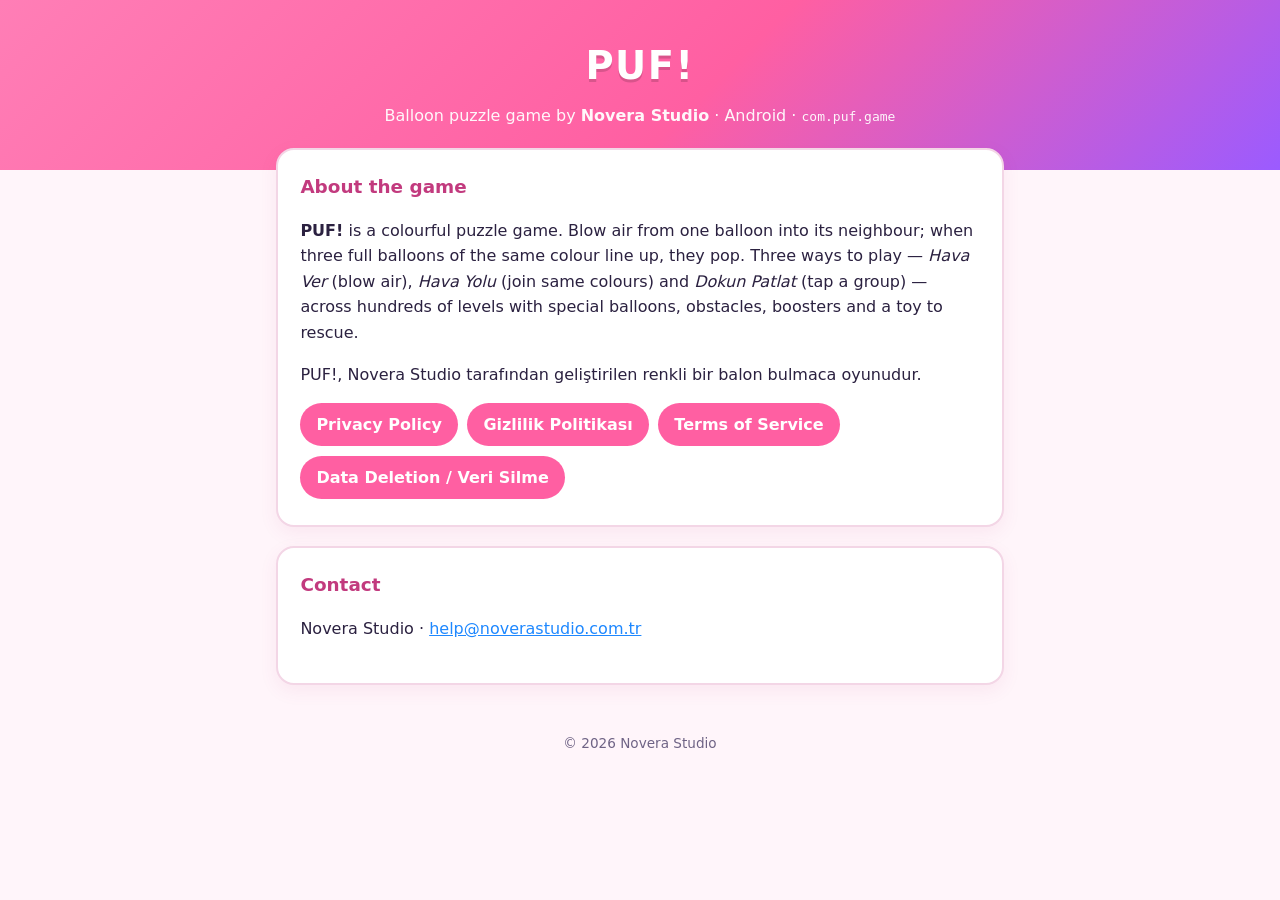
<file: index.html>
<!DOCTYPE html>
<html lang="en">
<head>
  <meta charset="utf-8" />
  <meta name="viewport" content="width=device-width, initial-scale=1" />
  <title>PUF! — Balloon Puzzle</title>
  <meta name="description" content="PUF! is a balloon puzzle game by Novera Studio for Android: blow air, pop balloons, rescue the toy." />
  <link rel="stylesheet" href="style.css" />
</head>
<body>
  <header>
    <h1>PUF!</h1>
    <p>Balloon puzzle game by <strong>Novera Studio</strong> · Android · <code>com.puf.game</code></p>
  </header>
  <main>
    <div class="card">
      <h2>About the game</h2>
      <p>
        <strong>PUF!</strong> is a colourful puzzle game. Blow air from one balloon into its neighbour; when three
        full balloons of the same colour line up, they pop. Three ways to play — <em>Hava Ver</em> (blow air),
        <em>Hava Yolu</em> (join same colours) and <em>Dokun Patlat</em> (tap a group) — across hundreds of levels
        with special balloons, obstacles, boosters and a toy to rescue.
      </p>
      <p>PUF!, Novera Studio tarafından geliştirilen renkli bir balon bulmaca oyunudur.</p>
      <div class="links">
        <a href="privacy.html">Privacy Policy</a>
        <a href="privacy-tr.html">Gizlilik Politikası</a>
        <a href="terms.html">Terms of Service</a>
        <a href="delete-data.html">Data Deletion / Veri Silme</a>
      </div>
    </div>
    <div class="card">
      <h2>Contact</h2>
      <p>Novera Studio · <a href="mailto:help@noverastudio.com.tr">help@noverastudio.com.tr</a></p>
    </div>
  </main>
  <footer>© 2026 Novera Studio</footer>
</body>
</html>
</file>
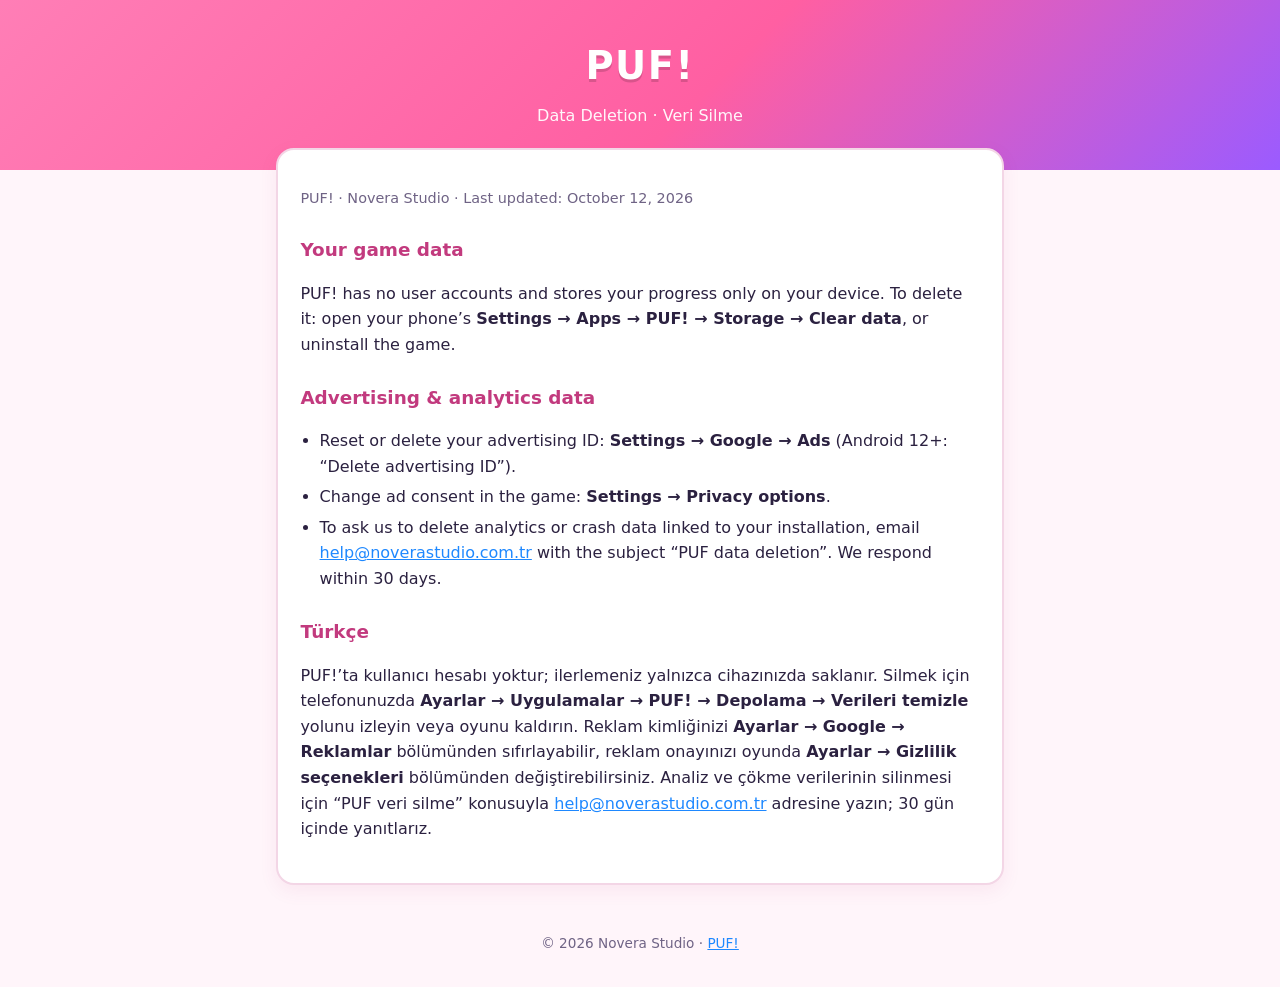
<file: delete-data.html>
<!DOCTYPE html>
<html lang="en">
<head>
  <meta charset="utf-8" />
  <meta name="viewport" content="width=device-width, initial-scale=1" />
  <title>Data Deletion — PUF!</title>
  <link rel="stylesheet" href="style.css" />
</head>
<body>
  <header>
    <h1>PUF!</h1>
    <p>Data Deletion · Veri Silme</p>
  </header>
  <main>
    <div class="card">
      <p class="meta">PUF! · Novera Studio · Last updated: October 12, 2026</p>
      <h2>Your game data</h2>
      <p>
        PUF! has no user accounts and stores your progress only on your device. To delete it:
        open your phone’s <strong>Settings → Apps → PUF! → Storage → Clear data</strong>, or uninstall the game.
      </p>
      <h2>Advertising &amp; analytics data</h2>
      <ul>
        <li>Reset or delete your advertising ID: <strong>Settings → Google → Ads</strong> (Android 12+: “Delete advertising ID”).</li>
        <li>Change ad consent in the game: <strong>Settings → Privacy options</strong>.</li>
        <li>To ask us to delete analytics or crash data linked to your installation, email
          <a href="mailto:help@noverastudio.com.tr?subject=PUF%20data%20deletion">help@noverastudio.com.tr</a>
          with the subject “PUF data deletion”. We respond within 30 days.</li>
      </ul>

      <h2>Türkçe</h2>
      <p>
        PUF!’ta kullanıcı hesabı yoktur; ilerlemeniz yalnızca cihazınızda saklanır. Silmek için telefonunuzda
        <strong>Ayarlar → Uygulamalar → PUF! → Depolama → Verileri temizle</strong> yolunu izleyin veya oyunu kaldırın.
        Reklam kimliğinizi <strong>Ayarlar → Google → Reklamlar</strong> bölümünden sıfırlayabilir, reklam onayınızı oyunda
        <strong>Ayarlar → Gizlilik seçenekleri</strong> bölümünden değiştirebilirsiniz. Analiz ve çökme verilerinin silinmesi
        için “PUF veri silme” konusuyla
        <a href="mailto:help@noverastudio.com.tr?subject=PUF%20veri%20silme">help@noverastudio.com.tr</a> adresine yazın;
        30 gün içinde yanıtlarız.
      </p>
    </div>
  </main>
  <footer>© 2026 Novera Studio · <a href="index.html">PUF!</a></footer>
</body>
</html>
</file>
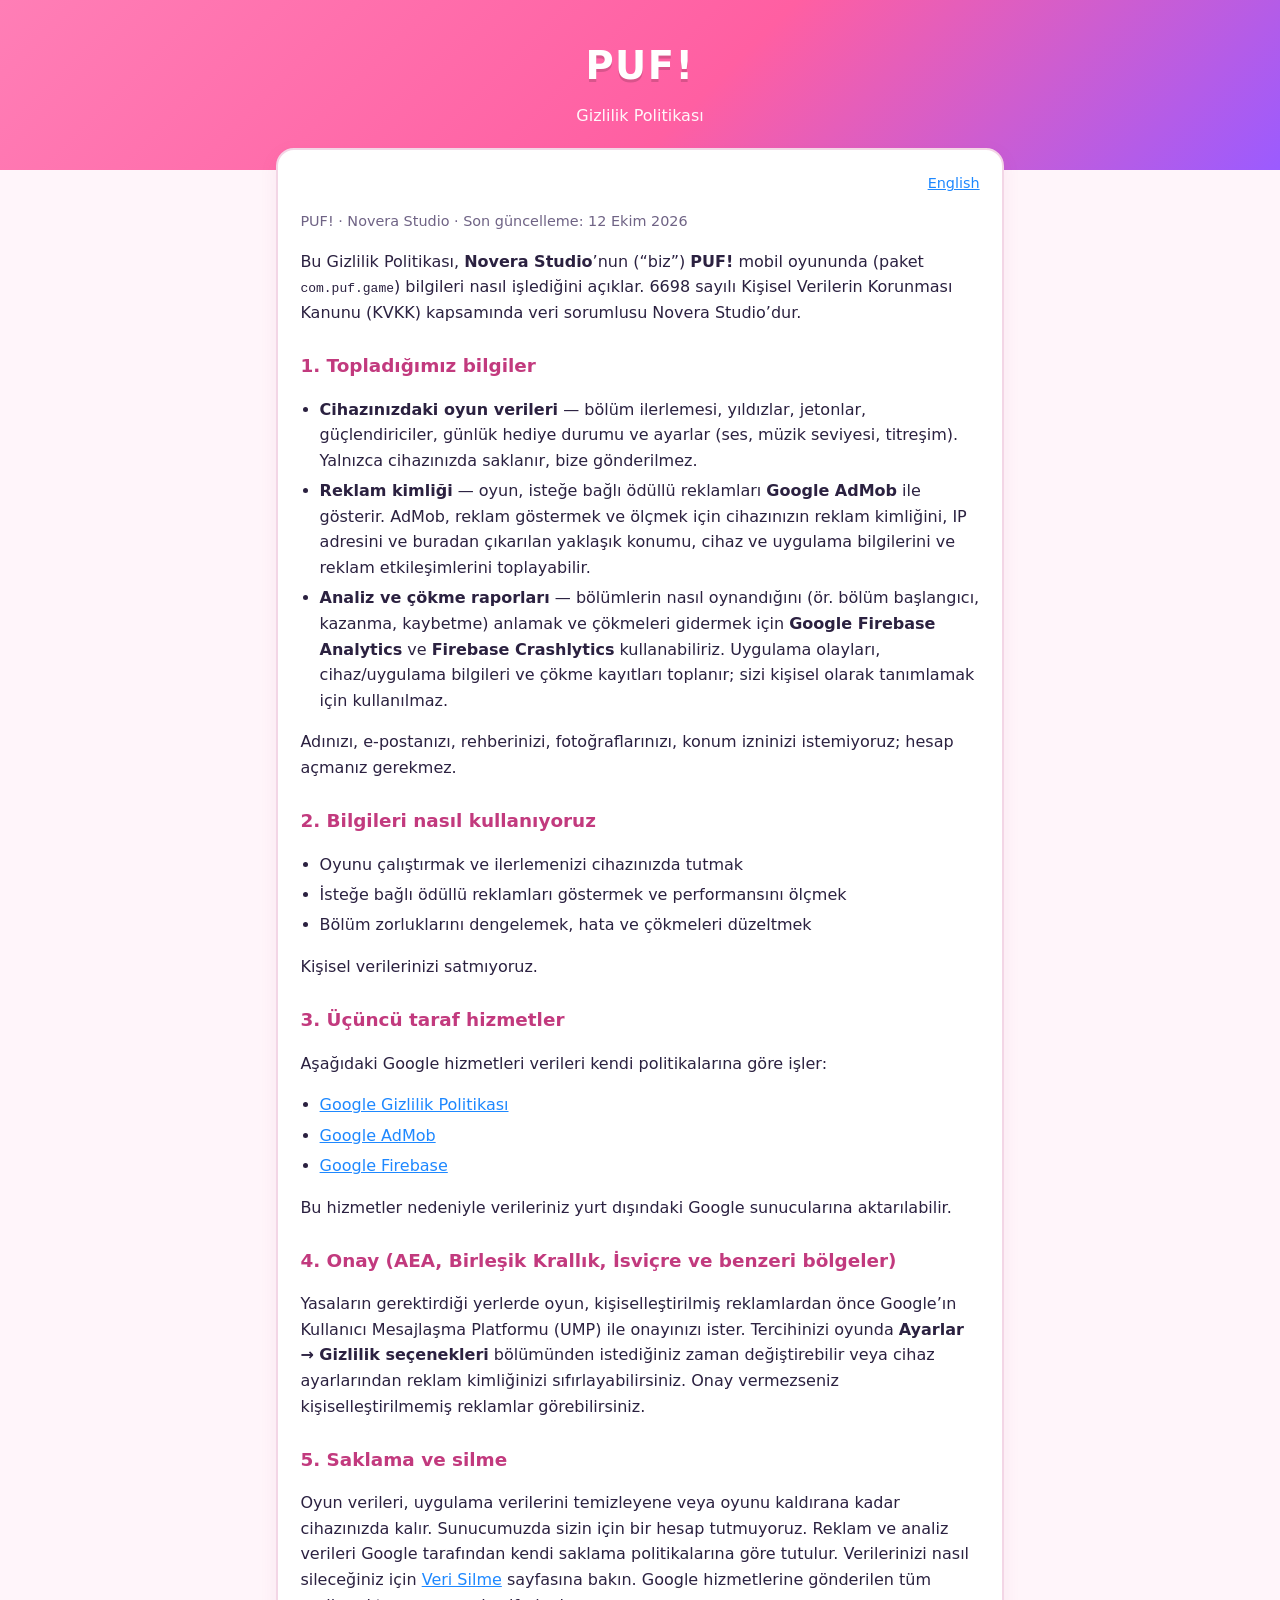
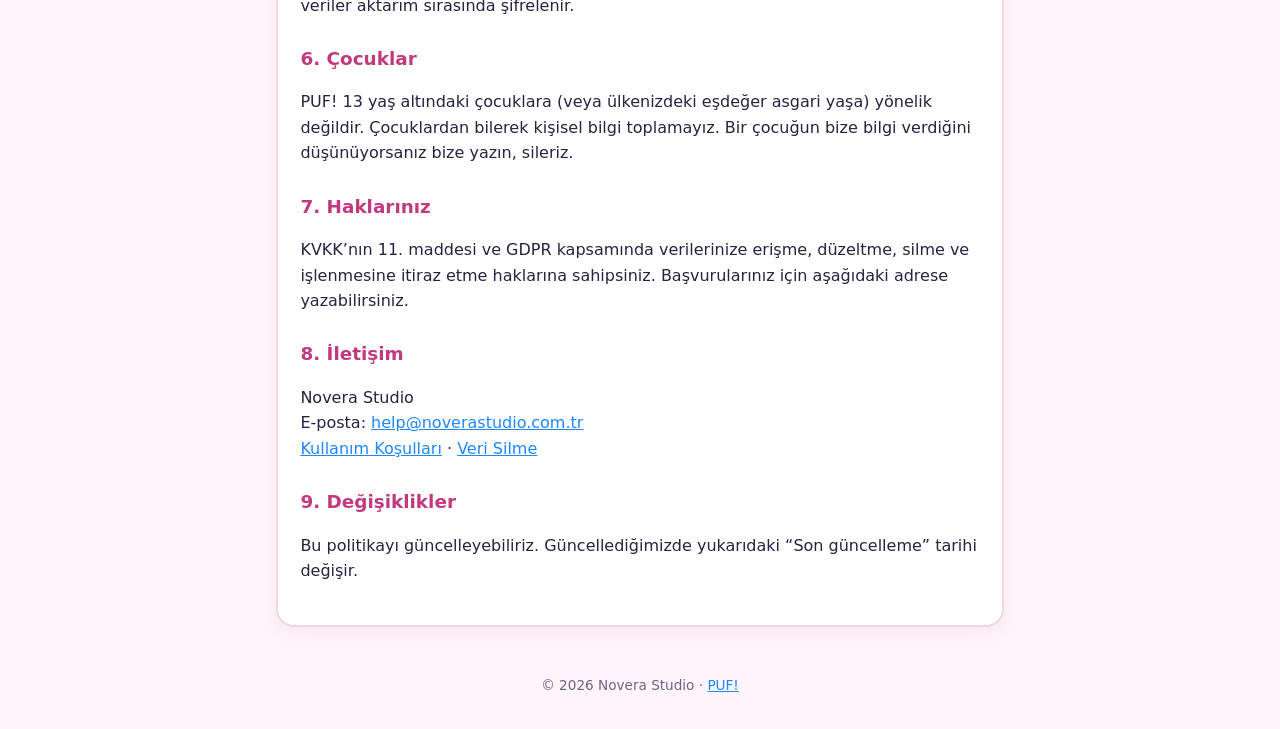
<file: privacy-tr.html>
<!DOCTYPE html>
<html lang="tr">
<head>
  <meta charset="utf-8" />
  <meta name="viewport" content="width=device-width, initial-scale=1" />
  <title>Gizlilik Politikası — PUF!</title>
  <link rel="stylesheet" href="style.css" />
</head>
<body>
  <header>
    <h1>PUF!</h1>
    <p>Gizlilik Politikası</p>
  </header>
  <main>
    <div class="card">
      <div class="lang"><a href="privacy.html">English</a></div>
      <p class="meta">PUF! · Novera Studio · Son güncelleme: 12 Ekim 2026</p>
      <p>
        Bu Gizlilik Politikası, <strong>Novera Studio</strong>’nun (“biz”) <strong>PUF!</strong> mobil oyununda
        (paket <code>com.puf.game</code>) bilgileri nasıl işlediğini açıklar. 6698 sayılı Kişisel Verilerin Korunması
        Kanunu (KVKK) kapsamında veri sorumlusu Novera Studio’dur.
      </p>

      <h2>1. Topladığımız bilgiler</h2>
      <ul>
        <li><strong>Cihazınızdaki oyun verileri</strong> — bölüm ilerlemesi, yıldızlar, jetonlar, güçlendiriciler, günlük
          hediye durumu ve ayarlar (ses, müzik seviyesi, titreşim). Yalnızca cihazınızda saklanır, bize gönderilmez.</li>
        <li><strong>Reklam kimliği</strong> — oyun, isteğe bağlı ödüllü reklamları <strong>Google AdMob</strong> ile gösterir.
          AdMob, reklam göstermek ve ölçmek için cihazınızın reklam kimliğini, IP adresini ve buradan çıkarılan yaklaşık
          konumu, cihaz ve uygulama bilgilerini ve reklam etkileşimlerini toplayabilir.</li>
        <li><strong>Analiz ve çökme raporları</strong> — bölümlerin nasıl oynandığını (ör. bölüm başlangıcı, kazanma,
          kaybetme) anlamak ve çökmeleri gidermek için <strong>Google Firebase Analytics</strong> ve
          <strong>Firebase Crashlytics</strong> kullanabiliriz. Uygulama olayları, cihaz/uygulama bilgileri ve çökme
          kayıtları toplanır; sizi kişisel olarak tanımlamak için kullanılmaz.</li>
      </ul>
      <p>Adınızı, e-postanızı, rehberinizi, fotoğraflarınızı, konum izninizi istemiyoruz; hesap açmanız gerekmez.</p>

      <h2>2. Bilgileri nasıl kullanıyoruz</h2>
      <ul>
        <li>Oyunu çalıştırmak ve ilerlemenizi cihazınızda tutmak</li>
        <li>İsteğe bağlı ödüllü reklamları göstermek ve performansını ölçmek</li>
        <li>Bölüm zorluklarını dengelemek, hata ve çökmeleri düzeltmek</li>
      </ul>
      <p>Kişisel verilerinizi satmıyoruz.</p>

      <h2>3. Üçüncü taraf hizmetler</h2>
      <p>Aşağıdaki Google hizmetleri verileri kendi politikalarına göre işler:</p>
      <ul>
        <li><a href="https://policies.google.com/privacy?hl=tr" rel="noopener">Google Gizlilik Politikası</a></li>
        <li><a href="https://support.google.com/admob/answer/6128543?hl=tr" rel="noopener">Google AdMob</a></li>
        <li><a href="https://firebase.google.com/support/privacy" rel="noopener">Google Firebase</a></li>
      </ul>
      <p>Bu hizmetler nedeniyle verileriniz yurt dışındaki Google sunucularına aktarılabilir.</p>

      <h2>4. Onay (AEA, Birleşik Krallık, İsviçre ve benzeri bölgeler)</h2>
      <p>
        Yasaların gerektirdiği yerlerde oyun, kişiselleştirilmiş reklamlardan önce Google’ın Kullanıcı Mesajlaşma
        Platformu (UMP) ile onayınızı ister. Tercihinizi oyunda <strong>Ayarlar → Gizlilik seçenekleri</strong>
        bölümünden istediğiniz zaman değiştirebilir veya cihaz ayarlarından reklam kimliğinizi sıfırlayabilirsiniz.
        Onay vermezseniz kişiselleştirilmemiş reklamlar görebilirsiniz.
      </p>

      <h2>5. Saklama ve silme</h2>
      <p>
        Oyun verileri, uygulama verilerini temizleyene veya oyunu kaldırana kadar cihazınızda kalır. Sunucumuzda sizin
        için bir hesap tutmuyoruz. Reklam ve analiz verileri Google tarafından kendi saklama politikalarına göre tutulur.
        Verilerinizi nasıl sileceğiniz için <a href="delete-data.html">Veri Silme</a> sayfasına bakın. Google hizmetlerine
        gönderilen tüm veriler aktarım sırasında şifrelenir.
      </p>

      <h2>6. Çocuklar</h2>
      <p>
        PUF! 13 yaş altındaki çocuklara (veya ülkenizdeki eşdeğer asgari yaşa) yönelik değildir. Çocuklardan bilerek
        kişisel bilgi toplamayız. Bir çocuğun bize bilgi verdiğini düşünüyorsanız bize yazın, sileriz.
      </p>

      <h2>7. Haklarınız</h2>
      <p>
        KVKK’nın 11. maddesi ve GDPR kapsamında verilerinize erişme, düzeltme, silme ve işlenmesine itiraz etme
        haklarına sahipsiniz. Başvurularınız için aşağıdaki adrese yazabilirsiniz.
      </p>

      <h2>8. İletişim</h2>
      <p>
        Novera Studio<br />
        E-posta: <a href="mailto:help@noverastudio.com.tr">help@noverastudio.com.tr</a><br />
        <a href="terms.html">Kullanım Koşulları</a> · <a href="delete-data.html">Veri Silme</a>
      </p>

      <h2>9. Değişiklikler</h2>
      <p>Bu politikayı güncelleyebiliriz. Güncellediğimizde yukarıdaki “Son güncelleme” tarihi değişir.</p>
    </div>
  </main>
  <footer>© 2026 Novera Studio · <a href="index.html">PUF!</a></footer>
</body>
</html>
</file>
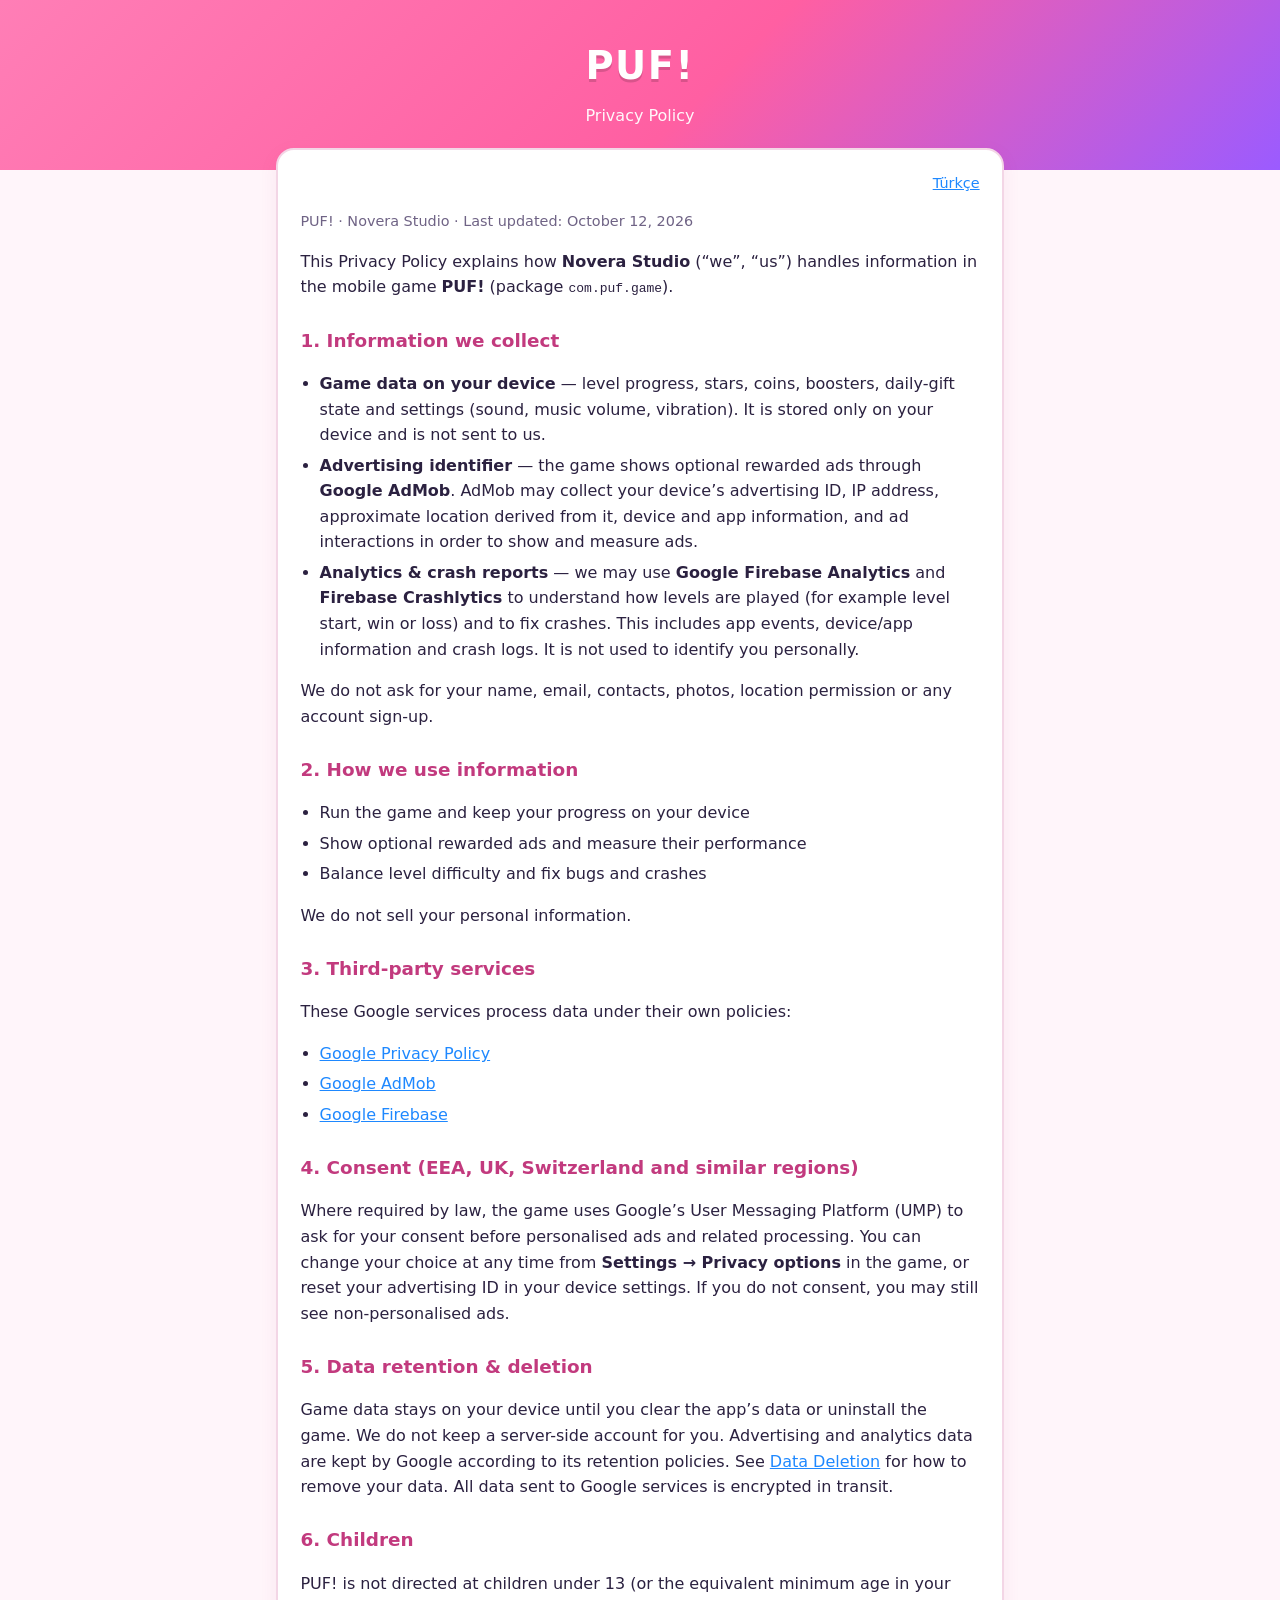
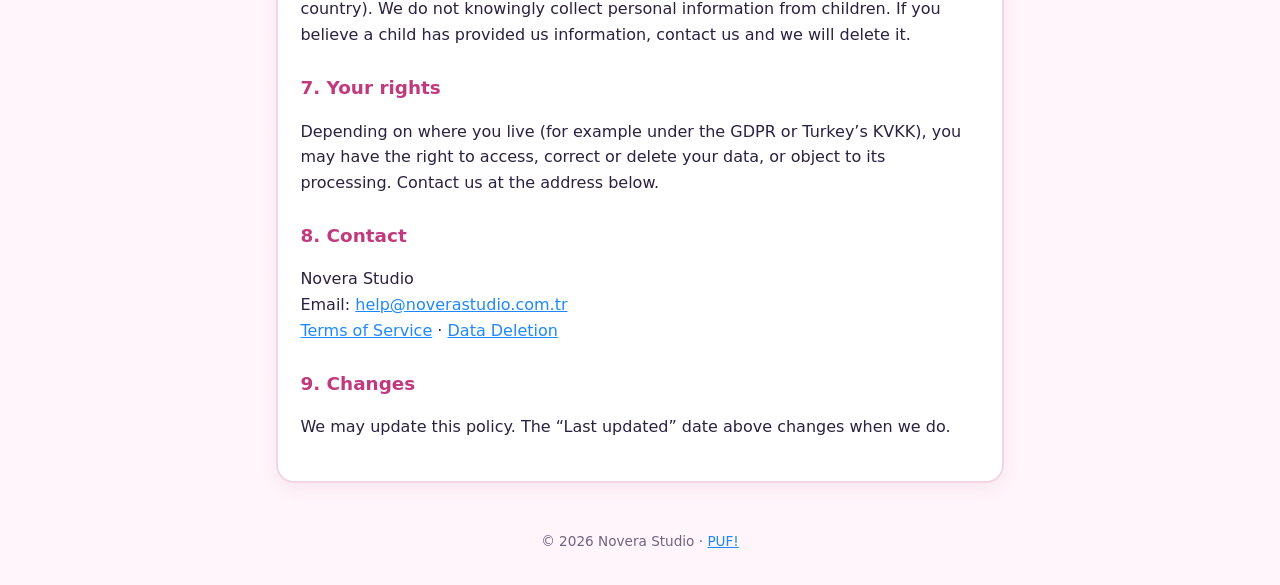
<file: privacy.html>
<!DOCTYPE html>
<html lang="en">
<head>
  <meta charset="utf-8" />
  <meta name="viewport" content="width=device-width, initial-scale=1" />
  <title>Privacy Policy — PUF!</title>
  <link rel="stylesheet" href="style.css" />
</head>
<body>
  <header>
    <h1>PUF!</h1>
    <p>Privacy Policy</p>
  </header>
  <main>
    <div class="card">
      <div class="lang"><a href="privacy-tr.html">Türkçe</a></div>
      <p class="meta">PUF! · Novera Studio · Last updated: October 12, 2026</p>
      <p>
        This Privacy Policy explains how <strong>Novera Studio</strong> (“we”, “us”) handles information in the mobile
        game <strong>PUF!</strong> (package <code>com.puf.game</code>).
      </p>

      <h2>1. Information we collect</h2>
      <ul>
        <li><strong>Game data on your device</strong> — level progress, stars, coins, boosters, daily-gift state and
          settings (sound, music volume, vibration). It is stored only on your device and is not sent to us.</li>
        <li><strong>Advertising identifier</strong> — the game shows optional rewarded ads through
          <strong>Google AdMob</strong>. AdMob may collect your device’s advertising ID, IP address, approximate
          location derived from it, device and app information, and ad interactions in order to show and measure ads.</li>
        <li><strong>Analytics &amp; crash reports</strong> — we may use <strong>Google Firebase Analytics</strong> and
          <strong>Firebase Crashlytics</strong> to understand how levels are played (for example level start, win or
          loss) and to fix crashes. This includes app events, device/app information and crash logs. It is not used
          to identify you personally.</li>
      </ul>
      <p>We do not ask for your name, email, contacts, photos, location permission or any account sign-up.</p>

      <h2>2. How we use information</h2>
      <ul>
        <li>Run the game and keep your progress on your device</li>
        <li>Show optional rewarded ads and measure their performance</li>
        <li>Balance level difficulty and fix bugs and crashes</li>
      </ul>
      <p>We do not sell your personal information.</p>

      <h2>3. Third-party services</h2>
      <p>These Google services process data under their own policies:</p>
      <ul>
        <li><a href="https://policies.google.com/privacy" rel="noopener">Google Privacy Policy</a></li>
        <li><a href="https://support.google.com/admob/answer/6128543" rel="noopener">Google AdMob</a></li>
        <li><a href="https://firebase.google.com/support/privacy" rel="noopener">Google Firebase</a></li>
      </ul>

      <h2>4. Consent (EEA, UK, Switzerland and similar regions)</h2>
      <p>
        Where required by law, the game uses Google’s User Messaging Platform (UMP) to ask for your consent before
        personalised ads and related processing. You can change your choice at any time from
        <strong>Settings → Privacy options</strong> in the game, or reset your advertising ID in your device settings.
        If you do not consent, you may still see non-personalised ads.
      </p>

      <h2>5. Data retention &amp; deletion</h2>
      <p>
        Game data stays on your device until you clear the app’s data or uninstall the game. We do not keep a
        server-side account for you. Advertising and analytics data are kept by Google according to its retention
        policies. See <a href="delete-data.html">Data Deletion</a> for how to remove your data. All data sent to Google
        services is encrypted in transit.
      </p>

      <h2>6. Children</h2>
      <p>
        PUF! is not directed at children under 13 (or the equivalent minimum age in your country). We do not knowingly
        collect personal information from children. If you believe a child has provided us information, contact us and
        we will delete it.
      </p>

      <h2>7. Your rights</h2>
      <p>
        Depending on where you live (for example under the GDPR or Turkey’s KVKK), you may have the right to access,
        correct or delete your data, or object to its processing. Contact us at the address below.
      </p>

      <h2>8. Contact</h2>
      <p>
        Novera Studio<br />
        Email: <a href="mailto:help@noverastudio.com.tr">help@noverastudio.com.tr</a><br />
        <a href="terms.html">Terms of Service</a> · <a href="delete-data.html">Data Deletion</a>
      </p>

      <h2>9. Changes</h2>
      <p>We may update this policy. The “Last updated” date above changes when we do.</p>
    </div>
  </main>
  <footer>© 2026 Novera Studio · <a href="index.html">PUF!</a></footer>
</body>
</html>
</file>
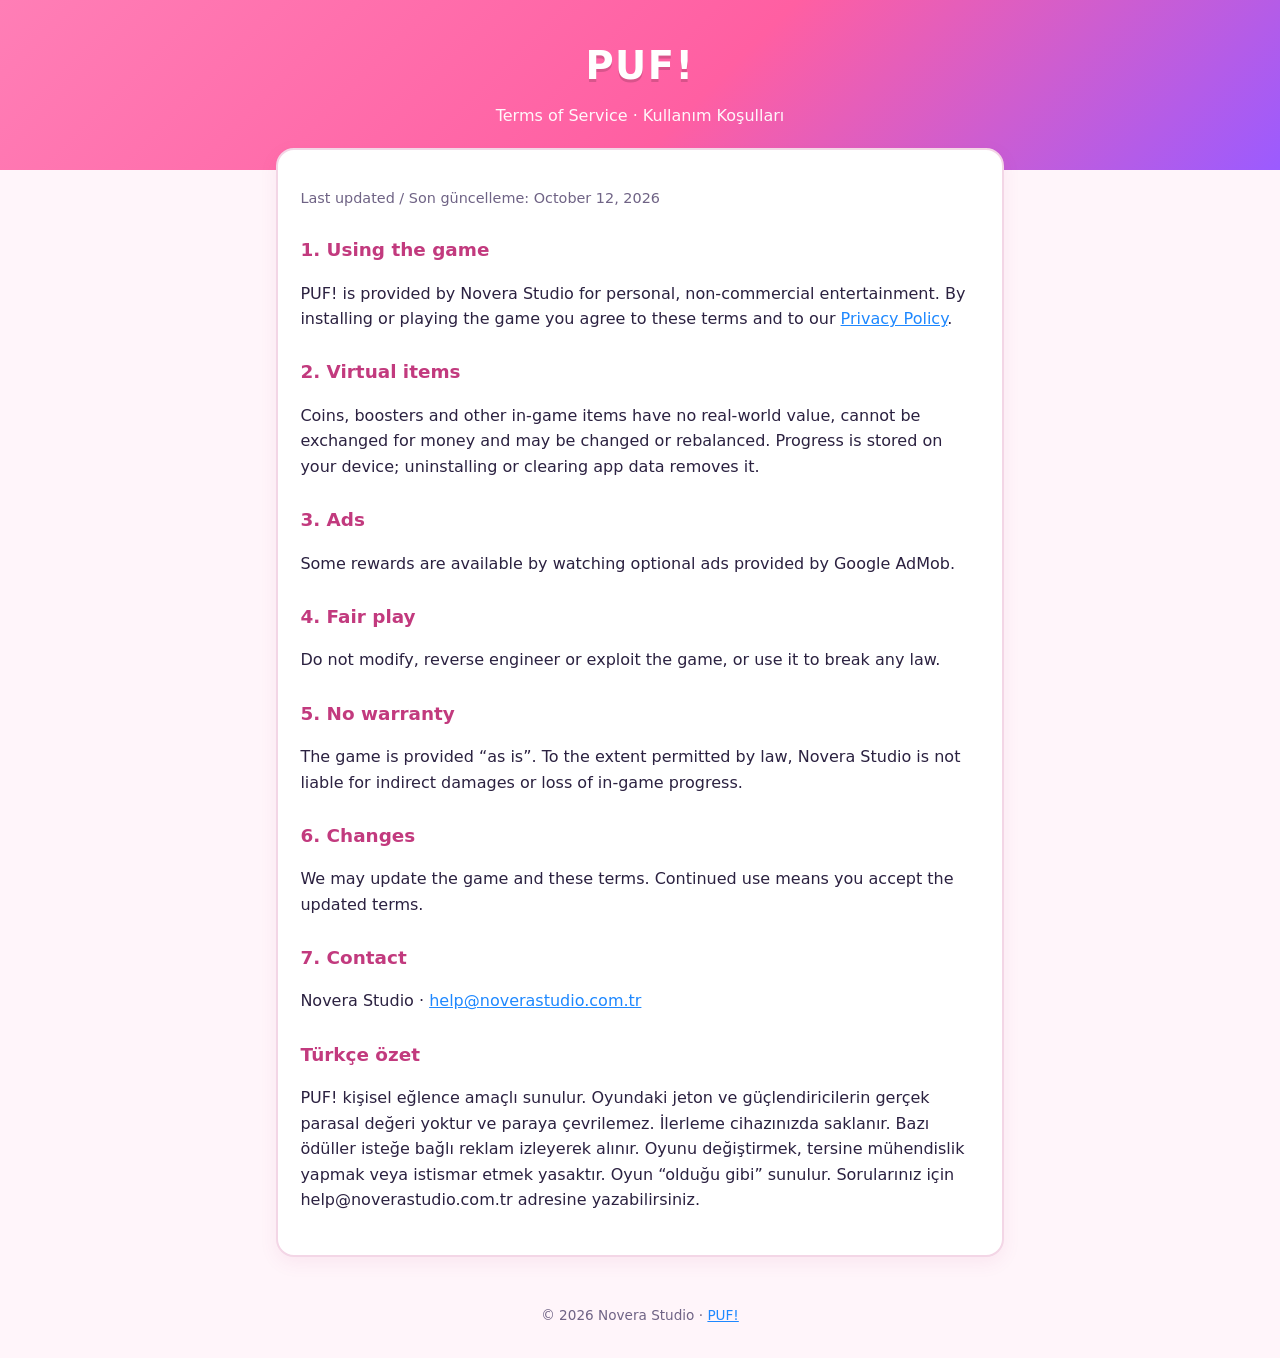
<file: terms.html>
<!DOCTYPE html>
<html lang="en">
<head>
  <meta charset="utf-8" />
  <meta name="viewport" content="width=device-width, initial-scale=1" />
  <title>Terms of Service — PUF!</title>
  <link rel="stylesheet" href="style.css" />
</head>
<body>
  <header>
    <h1>PUF!</h1>
    <p>Terms of Service · Kullanım Koşulları</p>
  </header>
  <main>
    <div class="card">
      <p class="meta">Last updated / Son güncelleme: October 12, 2026</p>
      <h2>1. Using the game</h2>
      <p>
        PUF! is provided by Novera Studio for personal, non-commercial entertainment. By installing or playing the game
        you agree to these terms and to our <a href="privacy.html">Privacy Policy</a>.
      </p>
      <h2>2. Virtual items</h2>
      <p>
        Coins, boosters and other in-game items have no real-world value, cannot be exchanged for money and may be
        changed or rebalanced. Progress is stored on your device; uninstalling or clearing app data removes it.
      </p>
      <h2>3. Ads</h2>
      <p>Some rewards are available by watching optional ads provided by Google AdMob.</p>
      <h2>4. Fair play</h2>
      <p>Do not modify, reverse engineer or exploit the game, or use it to break any law.</p>
      <h2>5. No warranty</h2>
      <p>
        The game is provided “as is”. To the extent permitted by law, Novera Studio is not liable for indirect damages
        or loss of in-game progress.
      </p>
      <h2>6. Changes</h2>
      <p>We may update the game and these terms. Continued use means you accept the updated terms.</p>
      <h2>7. Contact</h2>
      <p>Novera Studio · <a href="mailto:help@noverastudio.com.tr">help@noverastudio.com.tr</a></p>

      <h2>Türkçe özet</h2>
      <p>
        PUF! kişisel eğlence amaçlı sunulur. Oyundaki jeton ve güçlendiricilerin gerçek parasal değeri yoktur ve paraya
        çevrilemez. İlerleme cihazınızda saklanır. Bazı ödüller isteğe bağlı reklam izleyerek alınır. Oyunu değiştirmek,
        tersine mühendislik yapmak veya istismar etmek yasaktır. Oyun “olduğu gibi” sunulur. Sorularınız için
        help@noverastudio.com.tr adresine yazabilirsiniz.
      </p>
    </div>
  </main>
  <footer>© 2026 Novera Studio · <a href="index.html">PUF!</a></footer>
</body>
</html>
</file>
<file: style.css>
:root {
  color-scheme: light;
  --bg: #fff5fa;
  --card: #ffffff;
  --ink: #2b2140;
  --soft: #6f6385;
  --pink: #ff5fa2;
  --pink-dark: #c23a7e;
  --blue: #1e88ff;
  --line: #f3d6e6;
}
* { box-sizing: border-box; }
body {
  margin: 0;
  font-family: system-ui, -apple-system, "Segoe UI", Roboto, sans-serif;
  line-height: 1.6;
  background: var(--bg);
  color: var(--ink);
}
header {
  background: linear-gradient(135deg, #ff7eb6, #ff5fa2 55%, #9b5bff);
  color: #fff;
  padding: 2.2rem 1rem 2.6rem;
  text-align: center;
}
header h1 { margin: 0; font-size: 2.4rem; letter-spacing: 0.04em; text-shadow: 0 3px 0 rgba(0,0,0,0.15); }
header p { margin: 0.4rem 0 0; opacity: 0.95; }
main { max-width: 760px; margin: -1.4rem auto 3rem; padding: 0 1rem; }
.card {
  background: var(--card);
  border: 2px solid var(--line);
  border-radius: 18px;
  padding: 1.4rem 1.4rem 1.6rem;
  box-shadow: 0 6px 18px rgba(194, 58, 126, 0.08);
  margin-bottom: 1.2rem;
}
h2 { color: var(--pink-dark); font-size: 1.15rem; margin: 1.6rem 0 0.4rem; }
h2:first-child { margin-top: 0; }
.meta { color: var(--soft); font-size: 0.9rem; }
a { color: var(--blue); }
ul { padding-left: 1.2rem; }
li { margin: 0.3rem 0; }
.lang { text-align: right; font-size: 0.9rem; margin-bottom: 0.6rem; }
.lang a { margin-left: 0.6rem; }
.links { display: flex; flex-wrap: wrap; gap: 0.6rem; margin-top: 0.8rem; }
.links a {
  background: var(--pink);
  color: #fff;
  text-decoration: none;
  padding: 0.55rem 1rem;
  border-radius: 999px;
  font-weight: 600;
}
table { width: 100%; border-collapse: collapse; font-size: 0.95rem; }
th, td { text-align: left; padding: 0.45rem 0.5rem; border-bottom: 1px solid var(--line); vertical-align: top; }
footer { text-align: center; color: var(--soft); font-size: 0.85rem; padding-bottom: 2rem; }
</file>
